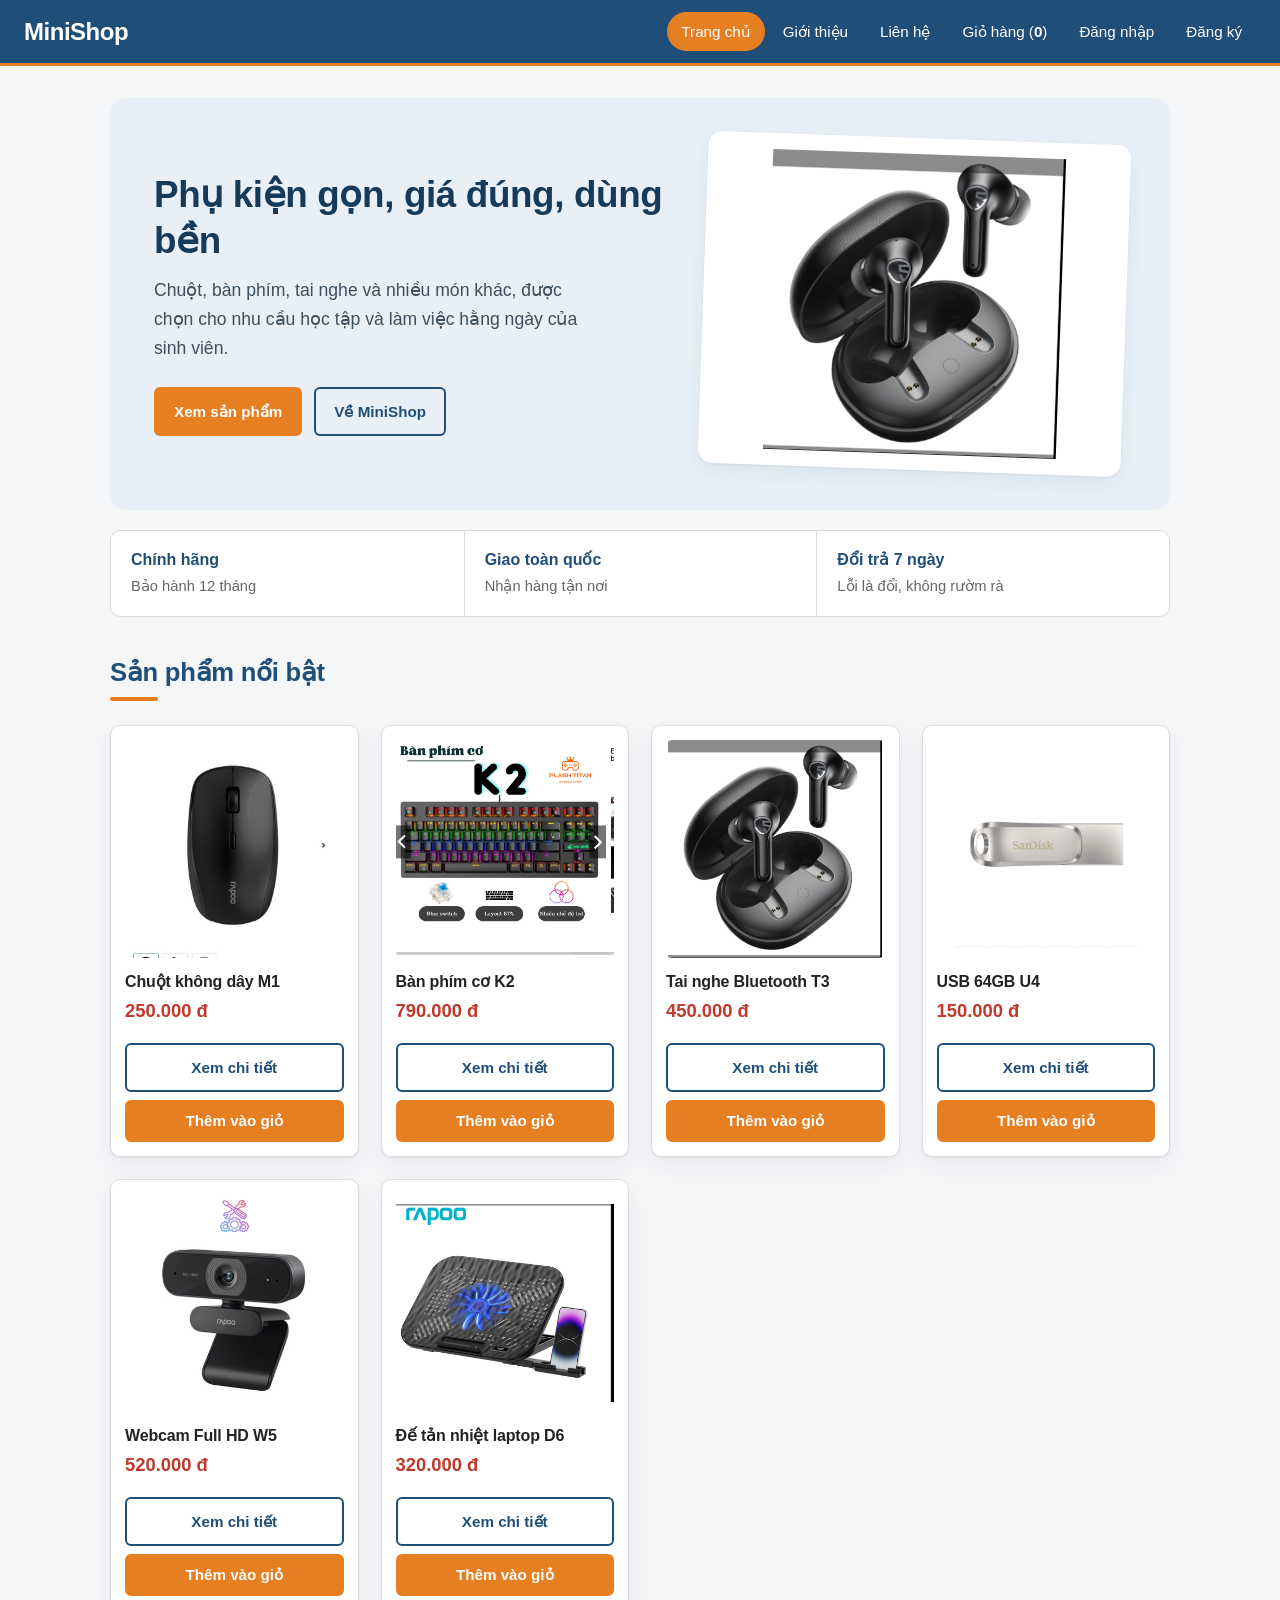
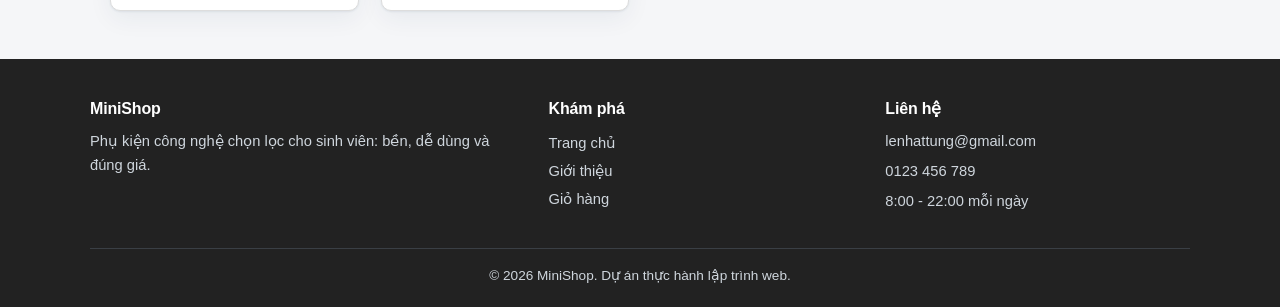
<file: index.html>
<!DOCTYPE html>
<html lang="vi">

<head>
    <meta charset="UTF-8">
    <meta name="viewport" content="width=device-width, initial-scale=1.0">
    <title>MiniShop - Phụ kiện công nghệ</title>
    <link rel="stylesheet" href="css/style.css">
    <link rel="icon" href="images/favicon.svg" type="image/svg+xml">
    <script src="js/main.js" defer></script>
</head>

<body>
    <!-- Buổi 02 - Trang chủ MiniShop (đã có CSS + JavaScript) -->

    <!-- ĐẦU TRANG -->
    <header class="site-header">
        <h1>MiniShop</h1>
        <nav class="main-nav">
            <a href="index.html" class="active">Trang chủ</a>
            <a href="about.html">Giới thiệu</a>
            <a href="contact.html">Liên hệ</a>
            <a href="cart.html">Giỏ hàng (<span id="cart-count">0</span>)</a>
            <a href="login.html">Đăng nhập</a>
            <a href="register.html">Đăng ký</a>
        </nav>
    </header>

    <!-- NỘI DUNG CHÍNH -->
    <main>
        <section class="hero">
            <div>
                <h2>Phụ kiện gọn, giá đúng, dùng bền</h2>
                <p>Chuột, bàn phím, tai nghe và nhiều món khác, được chọn cho nhu cầu học tập và làm việc hằng ngày của sinh viên.</p>
                <div class="hero-actions">
                    <a href="#san-pham" class="btn btn-accent">Xem sản phẩm</a>
                    <a href="about.html" class="btn btn-ghost">Về MiniShop</a>
                </div>
            </div>
            <div class="hero-image">
                <img src="images/sp03.png" alt="Tai nghe Bluetooth T3 trong hộp sạc">
            </div>
        </section>

        <ul class="perks">
            <li><strong>Chính hãng</strong><span>Bảo hành 12 tháng</span></li>
            <li><strong>Giao toàn quốc</strong><span>Nhận hàng tận nơi</span></li>
            <li><strong>Đổi trả 7 ngày</strong><span>Lỗi là đổi, không rườm rà</span></li>
        </ul>

        <section id="san-pham">
            <h2>Sản phẩm nổi bật</h2>

            <div class="product-list">
                <article class="product-card">
                    <img src="images/sp01.jpg" alt="Chuột không dây M1" width="200">
                    <h3>Chuột không dây M1</h3>
                    <p class="price">250.000 đ</p>
                    <a href="product.html" class="btn">Xem chi tiết</a>
                    <button type="button" class="btn btn-accent add-to-cart"
                        data-id="1">Thêm vào giỏ</button>
                </article>

                <article class="product-card">
                    <img src="images/sp02.png" alt="Bàn phím cơ K2" width="200">
                    <h3>Bàn phím cơ K2</h3>
                    <p class="price">790.000 đ</p>
                    <a href="product.html" class="btn">Xem chi tiết</a>
                    <button type="button" class="btn btn-accent add-to-cart"
                        data-id="2">Thêm vào giỏ</button>
                </article>

                <article class="product-card">
                    <img src="images/sp03.png" alt="Tai nghe Bluetooth T3" width="200">
                    <h3>Tai nghe Bluetooth T3</h3>
                    <p class="price">450.000 đ</p>
                    <a href="product.html" class="btn">Xem chi tiết</a>
                    <button type="button" class="btn btn-accent add-to-cart"
                        data-id="3">Thêm vào giỏ</button>
                </article>

                <article class="product-card">
                    <img src="images/sp04.png" alt="USB 64GB U4" width="200">
                    <h3>USB 64GB U4</h3>
                    <p class="price">150.000 đ</p>
                    <a href="product.html" class="btn">Xem chi tiết</a>
                    <button type="button" class="btn btn-accent add-to-cart"
                        data-id="4">Thêm vào giỏ</button>
                </article>

                <article class="product-card">
                    <img src="images/sp05.png" alt="Webcam Full HD W5" width="200">
                    <h3>Webcam Full HD W5</h3>
                    <p class="price">520.000 đ</p>
                    <a href="product.html" class="btn">Xem chi tiết</a>
                    <button type="button" class="btn btn-accent add-to-cart"
                        data-id="5">Thêm vào giỏ</button>
                </article>

                <article class="product-card">
                    <img src="images/sp06.png" alt="Đế tản nhiệt laptop D6" width="200">
                    <h3>Đế tản nhiệt laptop D6</h3>
                    <p class="price">320.000 đ</p>
                    <a href="product.html" class="btn">Xem chi tiết</a>
                    <button type="button" class="btn btn-accent add-to-cart"
                        data-id="6">Thêm vào giỏ</button>
                </article>
            </div>
        </section>
    </main>

    <!-- CHÂN TRANG -->
    <footer class="site-footer">
        <div class="footer-grid">
            <div>
                <h3>MiniShop</h3>
                <p>Phụ kiện công nghệ chọn lọc cho sinh viên: bền, dễ dùng và đúng giá.</p>
            </div>
            <div>
                <h3>Khám phá</h3>
                <a href="index.html">Trang chủ</a>
                <a href="about.html">Giới thiệu</a>
                <a href="cart.html">Giỏ hàng</a>
            </div>
            <div>
                <h3>Liên hệ</h3>
                <p>lenhattung@gmail.com</p>
                <p>0123 456 789</p>
                <p>8:00 - 22:00 mỗi ngày</p>
            </div>
        </div>
        <p class="copyright">&copy; 2026 MiniShop. Dự án thực hành lập trình web.</p>
    </footer>
</body>

</html>
</file>
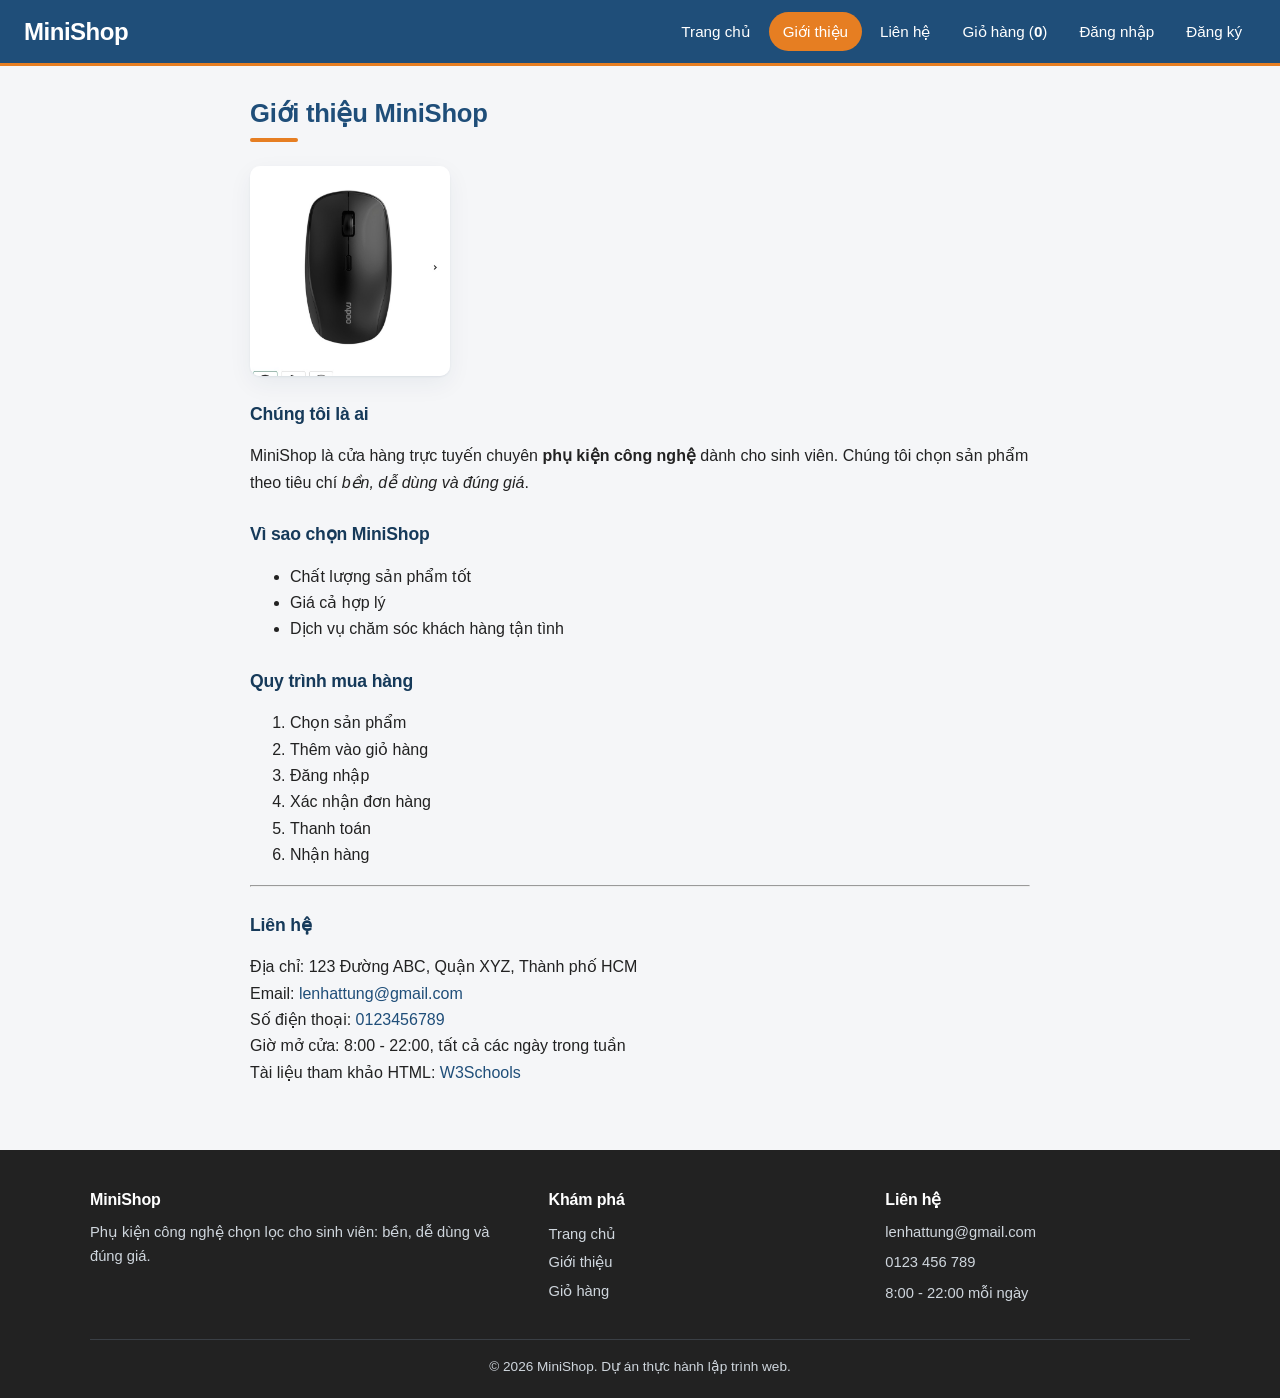
<file: about.html>
<!DOCTYPE html>
<html lang="vi">

<head>
    <meta charset="UTF-8">
    <meta name="viewport" content="width=device-width, initial-scale=1.0">
    <title>Giới thiệu - MiniShop</title>
    <link rel="stylesheet" href="css/style.css">
    <link rel="icon" href="images/favicon.svg" type="image/svg+xml">
    <script src="js/main.js" defer></script>
</head>

<body>
    <!-- Buổi 02 - Trang giới thiệu -->

    <header class="site-header">
        <h1>MiniShop</h1>
        <nav class="main-nav">
            <a href="index.html">Trang chủ</a>
            <a href="about.html" class="active">Giới thiệu</a>
            <a href="contact.html">Liên hệ</a>
            <a href="cart.html">Giỏ hàng (<span id="cart-count">0</span>)</a>
            <a href="login.html">Đăng nhập</a>
            <a href="register.html">Đăng ký</a>
        </nav>
    </header>

    <main class="page-about">
        <h2>Giới thiệu MiniShop</h2>

        <img src="images/sp01.jpg" alt="Chuột không dây M1" width="200">

        <h3>Chúng tôi là ai</h3>
        <p>
            MiniShop là cửa hàng trực tuyến chuyên <strong>phụ kiện công nghệ</strong>
            dành cho sinh viên. Chúng tôi chọn sản phẩm theo tiêu chí <em>bền, dễ dùng và đúng giá</em>.
        </p>

        <h3>Vì sao chọn MiniShop</h3>
        <ul> <!-- unordered list -->
            <li>Chất lượng sản phẩm tốt</li> <!-- li: list item -->
            <li>Giá cả hợp lý</li>
            <li>Dịch vụ chăm sóc khách hàng tận tình</li>
        </ul>

        <h3>Quy trình mua hàng</h3>
        <ol> <!-- ordered list -->
            <li>Chọn sản phẩm</li>
            <li>Thêm vào giỏ hàng</li>
            <li>Đăng nhập</li>
            <li>Xác nhận đơn hàng</li>
            <li>Thanh toán</li>
            <li>Nhận hàng</li>
        </ol>

        <hr>

        <h3>Liên hệ</h3>
        <p>
            Địa chỉ: 123 Đường ABC, Quận XYZ, Thành phố HCM <br>
            Email: <a href="mailto:lenhattung@gmail.com">lenhattung@gmail.com</a> <br>
            Số điện thoại: <a href="tel:0123456789">0123456789</a> <br>
            Giờ mở cửa: 8:00 - 22:00, tất cả các ngày trong tuần <br>
            Tài liệu tham khảo HTML:
            <a href="https://www.w3schools.com/html/" target="_blank">W3Schools</a>
        </p>
    </main>

    <footer class="site-footer">
        <div class="footer-grid">
            <div>
                <h3>MiniShop</h3>
                <p>Phụ kiện công nghệ chọn lọc cho sinh viên: bền, dễ dùng và đúng giá.</p>
            </div>
            <div>
                <h3>Khám phá</h3>
                <a href="index.html">Trang chủ</a>
                <a href="about.html">Giới thiệu</a>
                <a href="cart.html">Giỏ hàng</a>
            </div>
            <div>
                <h3>Liên hệ</h3>
                <p>lenhattung@gmail.com</p>
                <p>0123 456 789</p>
                <p>8:00 - 22:00 mỗi ngày</p>
            </div>
        </div>
        <p class="copyright">&copy; 2026 MiniShop. Dự án thực hành lập trình web.</p>
    </footer>
</body>

</html>
</file>
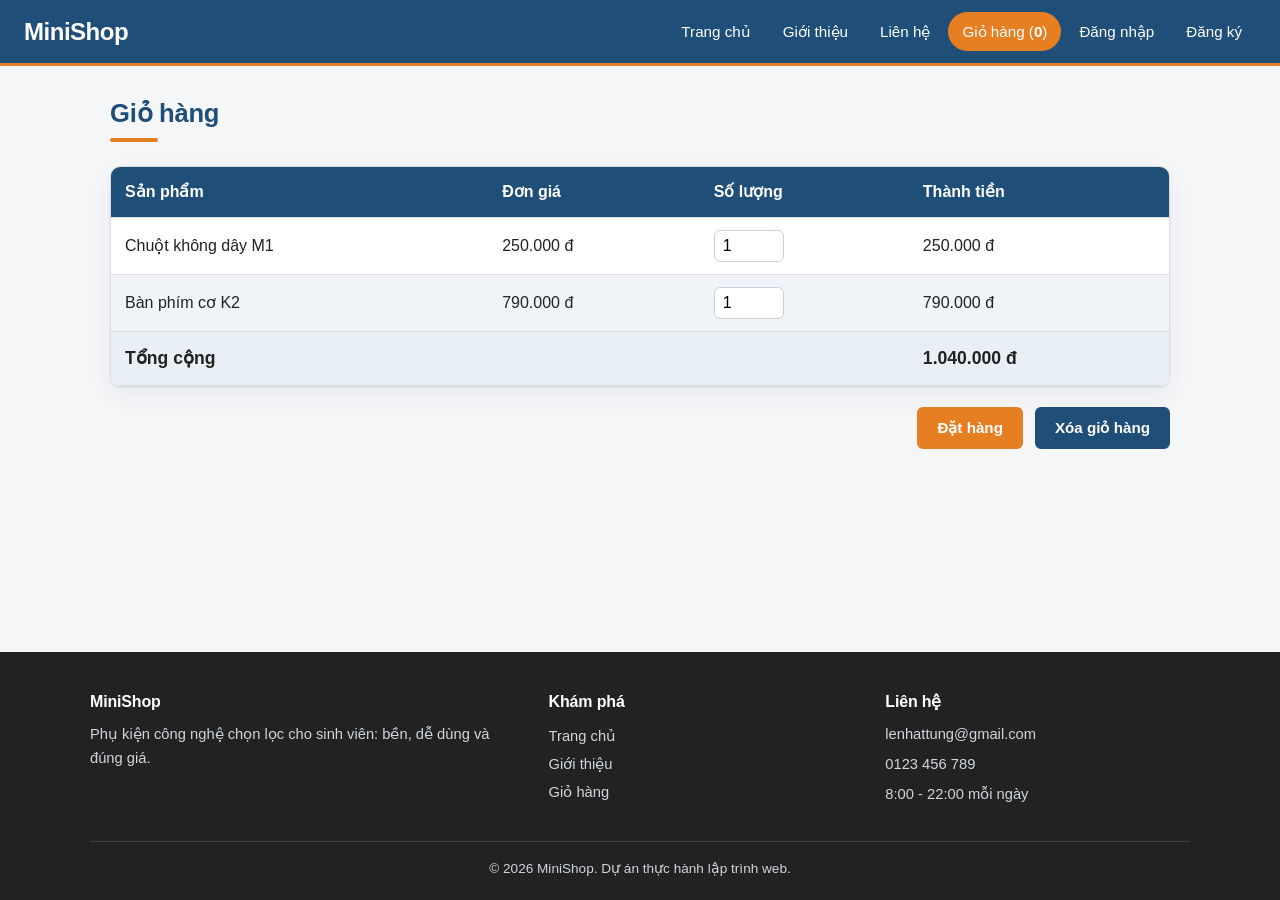
<file: cart.html>
<!DOCTYPE html>
<html lang="vi">

<head>
    <meta charset="UTF-8">
    <meta name="viewport" content="width=device-width, initial-scale=1.0">
    <title>Giỏ hàng - MiniShop</title>
    <link rel="stylesheet" href="css/style.css">
    <link rel="icon" href="images/favicon.svg" type="image/svg+xml">
    <script src="js/main.js" defer></script>
</head>

<body>
    <!-- Buổi 02 - Giỏ hàng: JavaScript tự tính thành tiền và tổng cộng -->

    <header class="site-header">
        <h1>MiniShop</h1>
        <nav class="main-nav">
            <a href="index.html">Trang chủ</a>
            <a href="about.html">Giới thiệu</a>
            <a href="contact.html">Liên hệ</a>
            <a href="cart.html" class="active">Giỏ hàng (<span id="cart-count">0</span>)</a>
            <a href="login.html">Đăng nhập</a>
            <a href="register.html">Đăng ký</a>
        </nav>
    </header>

    <main>
        <h2>Giỏ hàng</h2>

        <div class="table-wrap">
            <table class="cart-table">
                <thead>
                    <tr>
                        <th>Sản phẩm</th>
                        <th>Đơn giá</th>
                        <th>Số lượng</th>
                        <th>Thành tiền</th>
                    </tr>
                </thead>
                <tbody>
                    <!-- data-price: đơn giá dạng số cho JavaScript tính; cột "Đơn giá" chỉ để hiển thị -->
                    <tr data-price="250000">
                        <td>Chuột không dây M1</td>
                        <td>250.000 đ</td>
                        <td><input type="number" class="qty" min="1" value="1"
                                aria-label="Số lượng Chuột không dây M1"></td>
                        <td class="line-total"></td>
                    </tr>
                    <tr data-price="790000">
                        <td>Bàn phím cơ K2</td>
                        <td>790.000 đ</td>
                        <td><input type="number" class="qty" min="1" value="1"
                                aria-label="Số lượng Bàn phím cơ K2"></td>
                        <td class="line-total"></td>
                    </tr>
                </tbody>
                <tfoot>
                    <tr>
                        <td colspan="3">Tổng cộng</td>
                        <td id="cart-total"></td>
                    </tr>
                </tfoot>
            </table>
        </div>

        <p class="cart-actions">
            <button type="button" class="btn btn-accent">Đặt hàng</button>
            <button type="button" class="btn" id="clear-cart">Xóa giỏ hàng</button>
        </p>
    </main>

    <footer class="site-footer">
        <div class="footer-grid">
            <div>
                <h3>MiniShop</h3>
                <p>Phụ kiện công nghệ chọn lọc cho sinh viên: bền, dễ dùng và đúng giá.</p>
            </div>
            <div>
                <h3>Khám phá</h3>
                <a href="index.html">Trang chủ</a>
                <a href="about.html">Giới thiệu</a>
                <a href="cart.html">Giỏ hàng</a>
            </div>
            <div>
                <h3>Liên hệ</h3>
                <p>lenhattung@gmail.com</p>
                <p>0123 456 789</p>
                <p>8:00 - 22:00 mỗi ngày</p>
            </div>
        </div>
        <p class="copyright">&copy; 2026 MiniShop. Dự án thực hành lập trình web.</p>
    </footer>
</body>

</html>
</file>
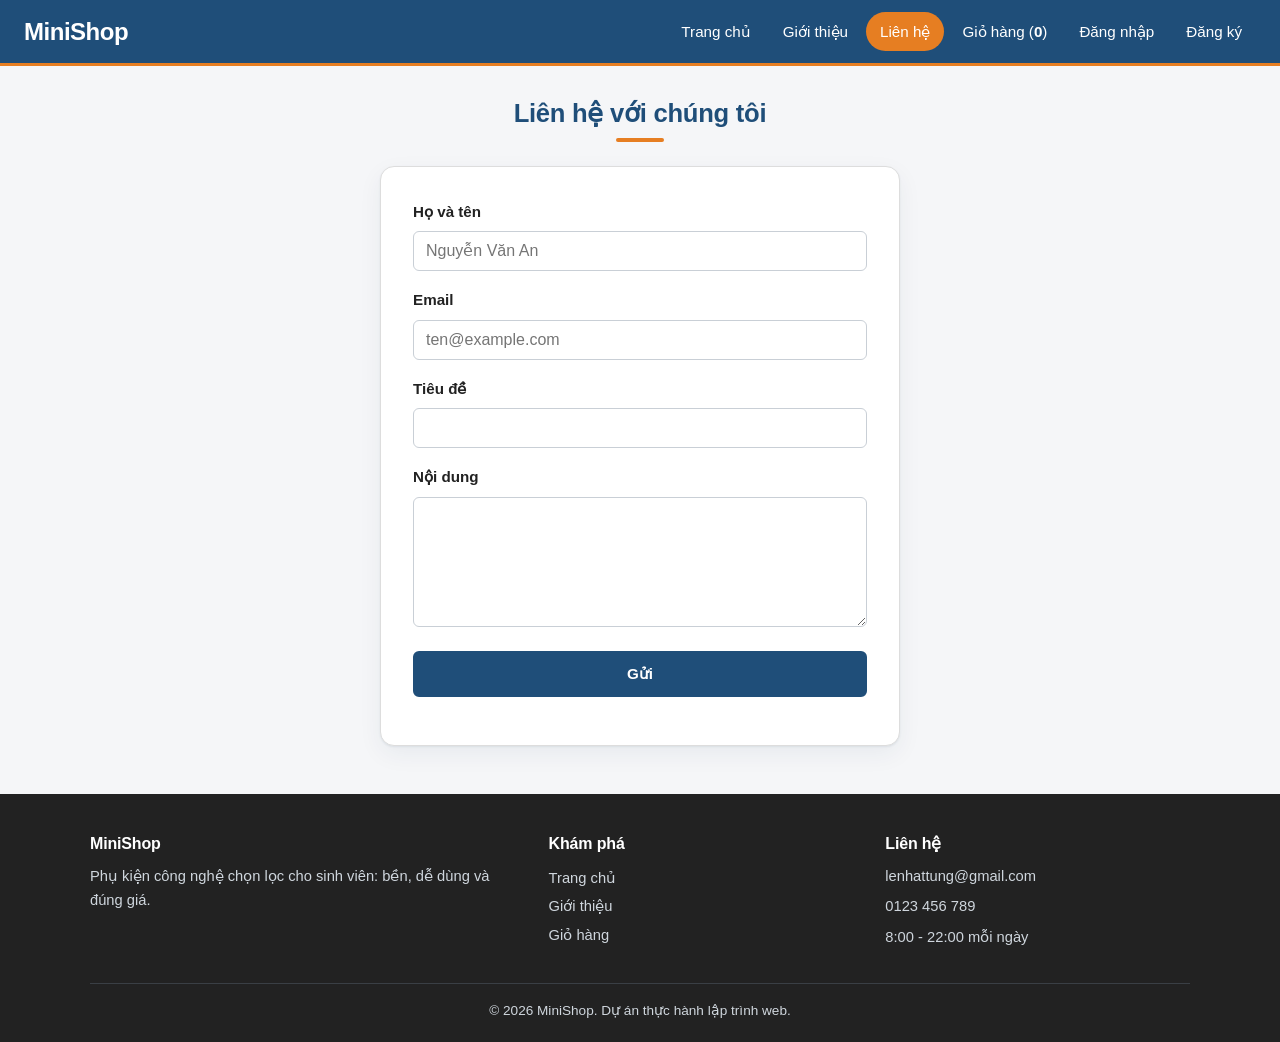
<file: contact.html>
<!DOCTYPE html>
<html lang="vi">

<head>
    <meta charset="UTF-8">
    <meta name="viewport" content="width=device-width, initial-scale=1.0">
    <title>Liên hệ - MiniShop</title>
    <link rel="stylesheet" href="css/style.css">
    <link rel="icon" href="images/favicon.svg" type="image/svg+xml">
    <script src="js/main.js" defer></script>
</head>

<body>
    <!-- Buổi 02 - Liên hệ: JavaScript kiểm tra độ dài nội dung -->

    <header class="site-header">
        <h1>MiniShop</h1>
        <nav class="main-nav">
            <a href="index.html">Trang chủ</a>
            <a href="about.html">Giới thiệu</a>
            <a href="contact.html" class="active">Liên hệ</a>
            <a href="cart.html">Giỏ hàng (<span id="cart-count">0</span>)</a>
            <a href="login.html">Đăng nhập</a>
            <a href="register.html">Đăng ký</a>
        </nav>
    </header>

    <main>
        <h2>Liên hệ với chúng tôi</h2>

        <form action="contact.html" method="get" class="form" id="contact-form">
            <p>
                <label for="fullname">Họ và tên</label><br>
                <input type="text" id="fullname" name="fullname"
                    required minlength="2" maxlength="100" placeholder="Nguyễn Văn An">
            </p>
            <p>
                <label for="email">Email</label><br>
                <input type="email" id="email" name="email"
                    required placeholder="ten@example.com">
            </p>
            <p>
                <label for="subject">Tiêu đề</label><br>
                <input type="text" id="subject" name="subject"
                    required maxlength="150">
            </p>
            <p>
                <label for="message">Nội dung</label><br>
                <textarea id="message" name="message" rows="6" cols="50" required></textarea>
                <span class="error" id="message-error"></span>
            </p>
            <p>
                <button type="submit" class="btn">Gửi</button>
            </p>
        </form>
    </main>

    <footer class="site-footer">
        <div class="footer-grid">
            <div>
                <h3>MiniShop</h3>
                <p>Phụ kiện công nghệ chọn lọc cho sinh viên: bền, dễ dùng và đúng giá.</p>
            </div>
            <div>
                <h3>Khám phá</h3>
                <a href="index.html">Trang chủ</a>
                <a href="about.html">Giới thiệu</a>
                <a href="cart.html">Giỏ hàng</a>
            </div>
            <div>
                <h3>Liên hệ</h3>
                <p>lenhattung@gmail.com</p>
                <p>0123 456 789</p>
                <p>8:00 - 22:00 mỗi ngày</p>
            </div>
        </div>
        <p class="copyright">&copy; 2026 MiniShop. Dự án thực hành lập trình web.</p>
    </footer>
</body>

</html>
</file>
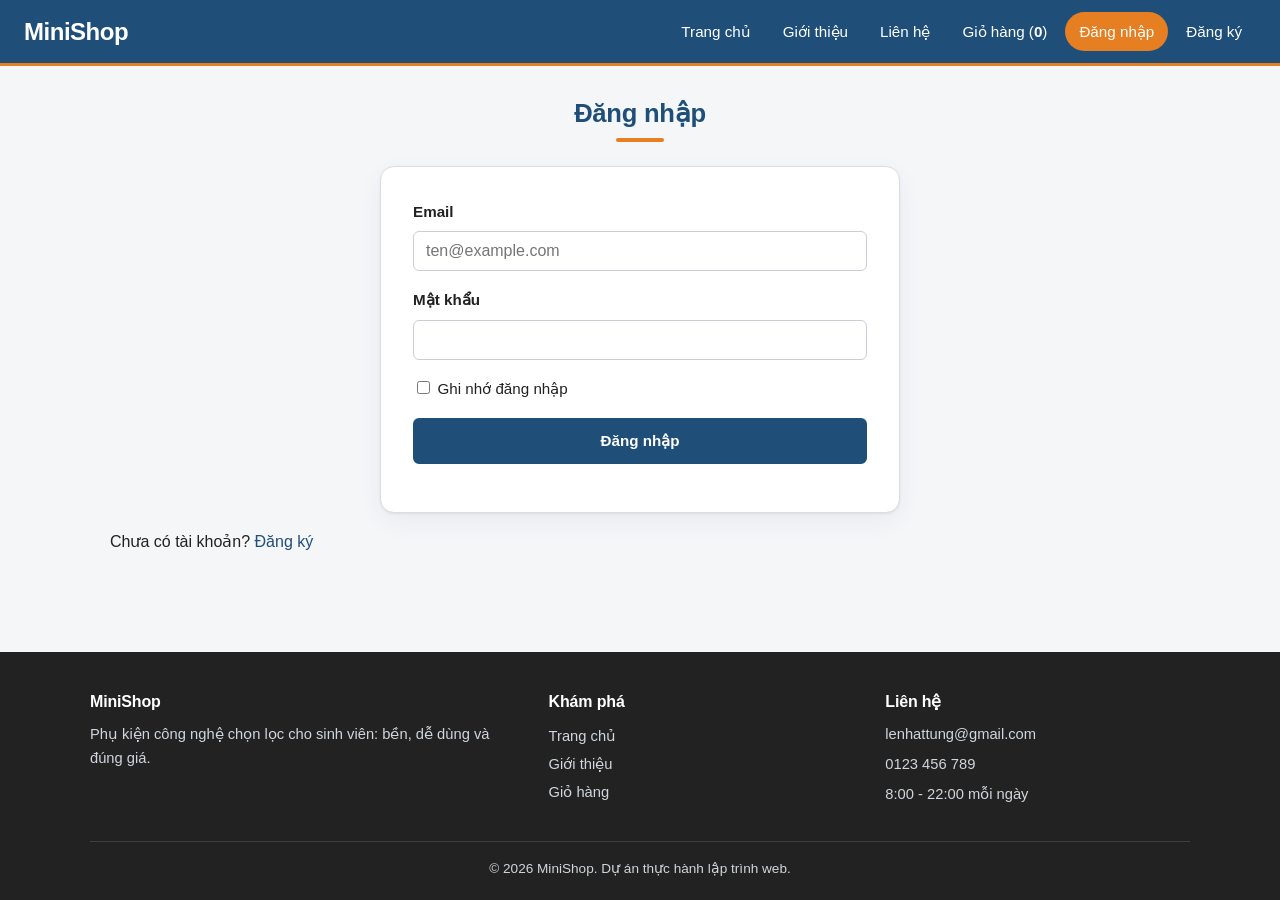
<file: login.html>
<!DOCTYPE html>
<html lang="vi">

<head>
    <meta charset="UTF-8">
    <meta name="viewport" content="width=device-width, initial-scale=1.0">
    <title>Đăng nhập - MiniShop</title>
    <link rel="stylesheet" href="css/style.css">
    <link rel="icon" href="images/favicon.svg" type="image/svg+xml">
    <script src="js/main.js" defer></script>
</head>

<body>
    <!-- Buổi 02 - Đăng nhập -->

    <header class="site-header">
        <h1>MiniShop</h1>
        <nav class="main-nav">
            <a href="index.html">Trang chủ</a>
            <a href="about.html">Giới thiệu</a>
            <a href="contact.html">Liên hệ</a>
            <a href="cart.html">Giỏ hàng (<span id="cart-count">0</span>)</a>
            <a href="login.html" class="active">Đăng nhập</a>
            <a href="register.html">Đăng ký</a>
        </nav>
    </header>

    <main>
        <h2>Đăng nhập</h2>

        <form action="login.html" method="get" class="form">
            <p>
                <label for="email">Email</label><br>
                <input type="email" id="email" name="email"
                    required placeholder="ten@example.com">
            </p>
            <p>
                <label for="password">Mật khẩu</label><br>
                <input type="password" id="password" name="password"
                    required minlength="6">
            </p>
            <p>
                <input type="checkbox" id="remember" name="remember" value="yes">
                <label for="remember">Ghi nhớ đăng nhập</label>
            </p>
            <p>
                <button type="submit" class="btn">Đăng nhập</button>
            </p>
        </form>

        <p>Chưa có tài khoản? <a href="register.html">Đăng ký</a></p>
    </main>

    <footer class="site-footer">
        <div class="footer-grid">
            <div>
                <h3>MiniShop</h3>
                <p>Phụ kiện công nghệ chọn lọc cho sinh viên: bền, dễ dùng và đúng giá.</p>
            </div>
            <div>
                <h3>Khám phá</h3>
                <a href="index.html">Trang chủ</a>
                <a href="about.html">Giới thiệu</a>
                <a href="cart.html">Giỏ hàng</a>
            </div>
            <div>
                <h3>Liên hệ</h3>
                <p>lenhattung@gmail.com</p>
                <p>0123 456 789</p>
                <p>8:00 - 22:00 mỗi ngày</p>
            </div>
        </div>
        <p class="copyright">&copy; 2026 MiniShop. Dự án thực hành lập trình web.</p>
    </footer>
</body>

</html>
</file>
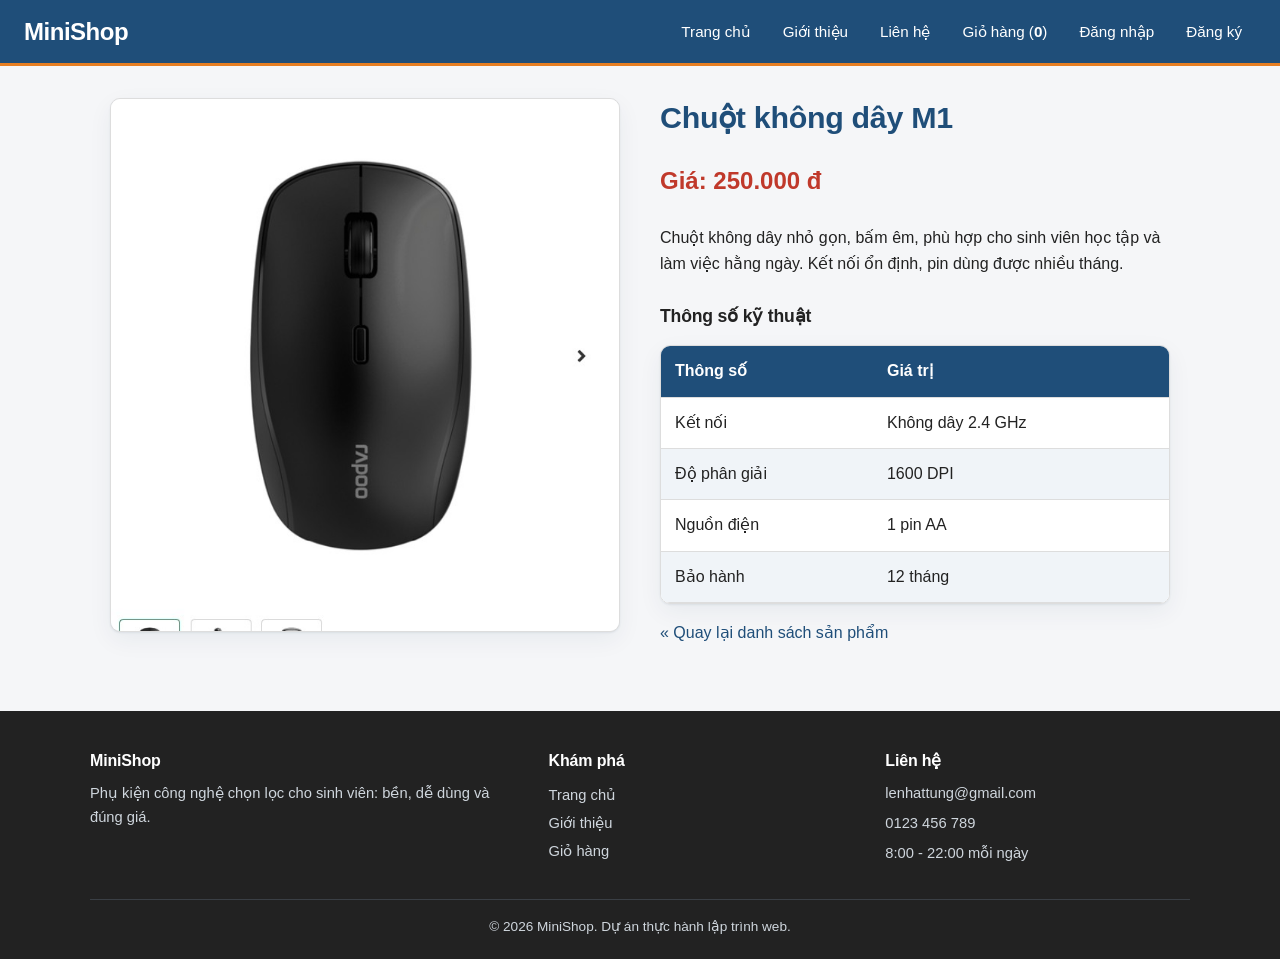
<file: product.html>
<!DOCTYPE html>
<html lang="vi">

<head>
    <meta charset="UTF-8">
    <meta name="viewport" content="width=device-width, initial-scale=1.0">
    <title>Chuột không dây M1 - MiniShop</title>
    <link rel="stylesheet" href="css/style.css">
    <link rel="icon" href="images/favicon.svg" type="image/svg+xml">
    <script src="js/main.js" defer></script>
</head>

<body>
    <!-- Buổi 02 - Chi tiết sản phẩm: bố cục hai cột -->

    <header class="site-header">
        <h1>MiniShop</h1>
        <nav class="main-nav">
            <a href="index.html">Trang chủ</a>
            <a href="about.html">Giới thiệu</a>
            <a href="contact.html">Liên hệ</a>
            <a href="cart.html">Giỏ hàng (<span id="cart-count">0</span>)</a>
            <a href="login.html">Đăng nhập</a>
            <a href="register.html">Đăng ký</a>
        </nav>
    </header>

    <main>
        <article class="product-detail">
            <div class="product-image">
                <img src="images/sp01.jpg" alt="Chuột không dây M1" width="400">
            </div>

            <div class="product-info">
                <h2>Chuột không dây M1</h2>
                <p class="price">Giá: <strong>250.000 đ</strong></p>
                <p>
                    Chuột không dây nhỏ gọn, bấm êm, phù hợp cho sinh viên học tập
                    và làm việc hằng ngày. Kết nối ổn định, pin dùng được nhiều tháng.
                </p>

                <h3>Thông số kỹ thuật</h3>
                <div class="table-wrap">
                    <table class="spec-table">
                        <thead>
                            <tr>
                                <th>Thông số</th>
                                <th>Giá trị</th>
                            </tr>
                        </thead>
                        <tbody>
                            <tr>
                                <td>Kết nối</td>
                                <td>Không dây 2.4 GHz</td>
                            </tr>
                            <tr>
                                <td>Độ phân giải</td>
                                <td>1600 DPI</td>
                            </tr>
                            <tr>
                                <td>Nguồn điện</td>
                                <td>1 pin AA</td>
                            </tr>
                            <tr>
                                <td>Bảo hành</td>
                                <td>12 tháng</td>
                            </tr>
                        </tbody>
                    </table>
                </div>

                <p><a href="index.html">&laquo; Quay lại danh sách sản phẩm</a></p>
            </div>
        </article>
    </main>

    <footer class="site-footer">
        <div class="footer-grid">
            <div>
                <h3>MiniShop</h3>
                <p>Phụ kiện công nghệ chọn lọc cho sinh viên: bền, dễ dùng và đúng giá.</p>
            </div>
            <div>
                <h3>Khám phá</h3>
                <a href="index.html">Trang chủ</a>
                <a href="about.html">Giới thiệu</a>
                <a href="cart.html">Giỏ hàng</a>
            </div>
            <div>
                <h3>Liên hệ</h3>
                <p>lenhattung@gmail.com</p>
                <p>0123 456 789</p>
                <p>8:00 - 22:00 mỗi ngày</p>
            </div>
        </div>
        <p class="copyright">&copy; 2026 MiniShop. Dự án thực hành lập trình web.</p>
    </footer>
</body>

</html>
</file>
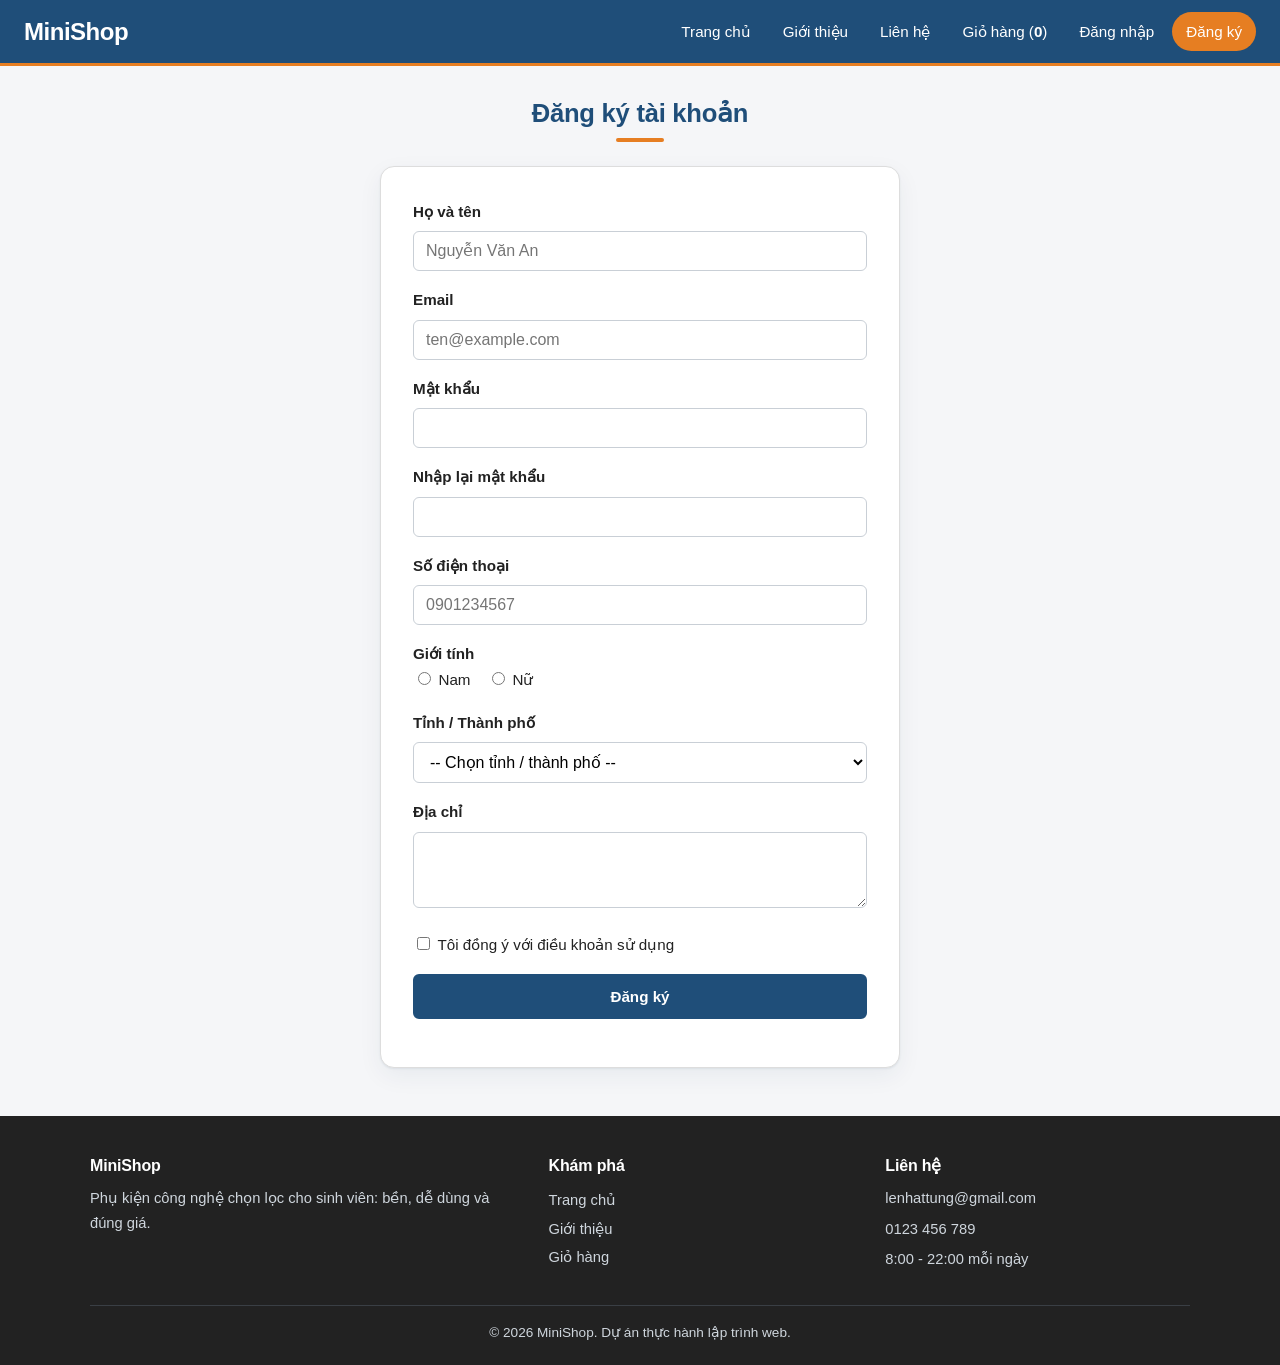
<file: register.html>
<!DOCTYPE html>
<html lang="vi">

<head>
    <meta charset="UTF-8">
    <meta name="viewport" content="width=device-width, initial-scale=1.0">
    <title>Đăng ký - MiniShop</title>
    <link rel="stylesheet" href="css/style.css">
    <link rel="icon" href="images/favicon.svg" type="image/svg+xml">
    <script src="js/main.js" defer></script>
</head>

<body>
    <!-- Buổi 02 - Form đăng ký: JavaScript kiểm tra hai mật khẩu khớp nhau -->

    <header class="site-header">
        <h1>MiniShop</h1>
        <nav class="main-nav">
            <a href="index.html">Trang chủ</a>
            <a href="about.html">Giới thiệu</a>
            <a href="contact.html">Liên hệ</a>
            <a href="cart.html">Giỏ hàng (<span id="cart-count">0</span>)</a>
            <a href="login.html">Đăng nhập</a>
            <a href="register.html" class="active">Đăng ký</a>
        </nav>
    </header>

    <main>
        <h2>Đăng ký tài khoản</h2>

        <!-- Buổi 1 dùng method="get" để quan sát dữ liệu trên URL.
             Buổi 4 sẽ đổi thành method="post" khi đã có PHP nhận dữ liệu. -->
        <form action="register.html" method="get" class="form" id="register-form">
            <p>
                <label for="fullname">Họ và tên</label><br>
                <input type="text" id="fullname" name="fullname"
                    required minlength="2" maxlength="100" placeholder="Nguyễn Văn An">
            </p>
            <p>
                <label for="email">Email</label><br>
                <input type="email" id="email" name="email"
                    required placeholder="ten@example.com">
            </p>
            <p>
                <label for="password">Mật khẩu</label><br>
                <input type="password" id="password" name="password"
                    required minlength="6">
            </p>
            <p>
                <label for="password2">Nhập lại mật khẩu</label><br>
                <input type="password" id="password2" name="password2"
                    required minlength="6">
                <span class="error" id="password-error"></span>
            </p>
            <p>
                <label for="phone">Số điện thoại</label><br>
                <input type="tel" id="phone" name="phone"
                    pattern="0[0-9]{9}" title="Số điện thoại gồm 10 chữ số, bắt đầu bằng 0"
                    placeholder="0901234567">
            </p>
            <p>
                <span class="field-label">Giới tính</span><br>
                <input type="radio" id="male" name="gender" value="male">
                <label for="male">Nam</label>
                <input type="radio" id="female" name="gender" value="female">
                <label for="female">Nữ</label>
            </p>
            <p>
                <label for="province">Tỉnh / Thành phố</label><br>
                <select id="province" name="province">
                    <option value="">-- Chọn tỉnh / thành phố --</option>
                    <option value="hanoi">Hà Nội</option>
                    <option value="hcm">TP. Hồ Chí Minh</option>
                    <option value="danang">Đà Nẵng</option>
                    <option value="dongnai">Đồng Nai</option>
                    <option value="cantho">Cần Thơ</option>
                </select>
            </p>
            <p>
                <label for="address">Địa chỉ</label><br>
                <textarea id="address" name="address" rows="3" cols="40"></textarea>
            </p>
            <p>
                <input type="checkbox" id="agree" name="agree" value="yes">
                <label for="agree">Tôi đồng ý với điều khoản sử dụng</label>
            </p>
            <p>
                <button type="submit" class="btn">Đăng ký</button>
            </p>
        </form>
    </main>

    <footer class="site-footer">
        <div class="footer-grid">
            <div>
                <h3>MiniShop</h3>
                <p>Phụ kiện công nghệ chọn lọc cho sinh viên: bền, dễ dùng và đúng giá.</p>
            </div>
            <div>
                <h3>Khám phá</h3>
                <a href="index.html">Trang chủ</a>
                <a href="about.html">Giới thiệu</a>
                <a href="cart.html">Giỏ hàng</a>
            </div>
            <div>
                <h3>Liên hệ</h3>
                <p>lenhattung@gmail.com</p>
                <p>0123 456 789</p>
                <p>8:00 - 22:00 mỗi ngày</p>
            </div>
        </div>
        <p class="copyright">&copy; 2026 MiniShop. Dự án thực hành lập trình web.</p>
    </footer>
</body>

</html>
</file>
<file: css/style.css>
/* ==========================================================
   MiniShop - style.css (Buổi 2, bản giao diện tinh chỉnh)
   Mục lục: 1 Thiết lập chung | 2 Chữ, liên kết, hình ảnh
   3 Khung nội dung | 4 Đầu trang, điều hướng | 5 Trang chủ: hero, ưu điểm, lưới sản phẩm
   6 Nút bấm | 7 Chi tiết sản phẩm | 8 Chân trang | 9 Form | 10 Bảng | 11 Responsive
   ========================================================== */

/* ===== 1. Thiết lập chung ===== */
:root {
  --primary: #1f4e79;
  --primary-dark: #163a5a;
  --primary-soft: #e8eff6;
  --accent: #e67e22;
  --accent-dark: #cf6d17;
  --text: #222222;
  --muted: #666666;
  --border: #dddddd;
  --bg: #f5f6f8;
  --white: #ffffff;
  --danger: #c0392b;
  --radius: 10px;
  --shadow: 0 1px 2px rgba(22, 58, 90, 0.08), 0 8px 24px rgba(22, 58, 90, 0.06);
}

* { box-sizing: border-box; }

body {
  margin: 0;
  font-family: Arial, Helvetica, sans-serif;
  font-size: 1rem;
  line-height: 1.65;
  color: var(--text);
  background-color: var(--bg);
}

/* ===== 2. Chữ, liên kết, hình ảnh ===== */
h1, h2, h3 { line-height: 1.25; letter-spacing: -0.01em; }
h2 { color: var(--primary); font-size: 1.6rem; }
h3 { font-size: 1.1rem; }
a { color: var(--primary); text-decoration: none; }
a:hover { text-decoration: underline; }
img { max-width: 100%; height: auto; }
.price { color: var(--danger); font-weight: bold; }

:focus-visible { outline: 3px solid var(--accent); outline-offset: 2px; }

/* ===== 3. Khung nội dung chính ===== */
main { max-width: 1100px; margin: 0 auto; padding: 32px 20px 48px; }

/* Tiêu đề trang: có gạch cam ngắn bên dưới */
main > h2,
main section > h2 { margin: 0 0 24px; }
main > h2::after,
main section > h2::after {
  content: "";
  display: block;
  width: 48px;
  height: 4px;
  margin-top: 8px;
  border-radius: 2px;
  background-color: var(--accent);
}

/* Trang có form: tiêu đề và form cùng căn giữa cho cân đối */
main:has(.form) > h2 { text-align: center; }
main:has(.form) > h2::after { margin-left: auto; margin-right: auto; }

/* Trang giới thiệu: dòng chữ không quá dài */
.page-about { max-width: 820px; }
.page-about img { display: block; border-radius: var(--radius); box-shadow: var(--shadow); margin-bottom: 24px; }
.page-about h3 { margin-top: 28px; color: var(--primary-dark); }

/* ===== 4. Đầu trang và thanh điều hướng ===== */
.site-header {
  position: sticky;
  top: 0;
  z-index: 10;
  display: flex;
  justify-content: space-between;
  align-items: center;
  flex-wrap: wrap;
  gap: 10px;
  padding: 12px 24px;
  background-color: var(--primary);
  color: var(--white);
  border-bottom: 3px solid var(--accent);
}
.site-header h1 { margin: 0; font-size: 1.5rem; letter-spacing: -0.02em; }
.main-nav { display: flex; flex-wrap: wrap; gap: 4px; }
.main-nav a { padding: 7px 14px; border-radius: 999px; color: var(--white); font-size: 0.95rem; }
.main-nav a:hover { background-color: var(--primary-dark); text-decoration: none; }
.main-nav a.active { background-color: var(--accent); }
#cart-count { font-weight: bold; }

/* ===== 5. Trang chủ: hero, ưu điểm, lưới sản phẩm ===== */
.hero {
  display: grid;
  grid-template-columns: 1.1fr 0.9fr;
  align-items: center;
  gap: 32px;
  padding: 40px 44px;
  margin-bottom: 20px;
  border-radius: 16px;
  background-color: var(--primary-soft);
}
.hero h2 { margin: 0 0 12px; font-size: 2.3rem; color: var(--primary-dark); }
.hero h2::after { display: none; }
.hero p { margin: 0 0 24px; max-width: 46ch; color: #3d4f60; font-size: 1.1rem; }
.hero-actions { display: flex; flex-wrap: wrap; gap: 12px; }
.hero-image {
  padding: 16px;
  border-radius: 14px;
  background-color: var(--white);
  box-shadow: var(--shadow);
  transform: rotate(2deg);
}
.hero-image img { display: block; width: 100%; max-height: 300px; object-fit: contain; }

/* Dải ưu điểm: một khối, ngăn cách bằng đường kẻ đứng */
.perks {
  display: grid;
  grid-template-columns: repeat(3, 1fr);
  margin: 0 0 40px;
  padding: 0;
  list-style: none;
  border: 1px solid var(--border);
  border-radius: var(--radius);
  background-color: var(--white);
}
.perks li { padding: 16px 20px; }
.perks li + li { border-left: 1px solid var(--border); }
.perks strong { display: block; color: var(--primary); }
.perks span { color: var(--muted); font-size: 0.92rem; }

.product-list { display: grid; grid-template-columns: repeat(4, 1fr); gap: 22px; }

.product-card {
  display: flex;
  flex-direction: column;
  padding: 14px;
  border: 1px solid var(--border);
  border-radius: var(--radius);
  background-color: var(--white);
  box-shadow: var(--shadow);
  text-align: left;
  transition: transform 0.15s ease, border-color 0.15s ease;
}
.product-card:hover { transform: translateY(-3px); border-color: var(--primary); }
.product-card img {
  width: 100%;
  aspect-ratio: 1 / 1;
  object-fit: contain;
  border-radius: 6px;
  background-color: var(--white);
}
.product-card h3 { margin: 14px 0 4px; font-size: 1rem; }
.product-card .price { margin: 0 0 16px; font-size: 1.15rem; }
.product-card .btn { margin-top: 8px; text-align: center; }
.product-card .price + .btn { margin-top: auto; }

/* ===== 6. Nút bấm ===== */
.btn {
  display: inline-block;
  padding: 10px 18px;
  border: 2px solid var(--primary);
  border-radius: 6px;
  background-color: var(--primary);
  color: var(--white);
  font-size: 0.95rem;
  font-weight: bold;
  font-family: inherit;
  cursor: pointer;
  transition: background-color 0.15s ease, color 0.15s ease;
}
.btn:hover { background-color: var(--primary-dark); border-color: var(--primary-dark); text-decoration: none; }
.btn-accent { background-color: var(--accent); border-color: var(--accent); }
.btn-accent:hover { background-color: var(--accent-dark); border-color: var(--accent-dark); }
/* Nút phụ: viền xanh, nền trắng (Xem chi tiết, Về MiniShop) */
.btn-ghost,
.product-card a.btn:not(.btn-accent) { background-color: transparent; color: var(--primary); }
.btn-ghost:hover,
.product-card a.btn:not(.btn-accent):hover { background-color: var(--primary); color: var(--white); }

/* ===== 7. Trang chi tiết sản phẩm ===== */
.product-detail { display: grid; grid-template-columns: 1fr 1fr; gap: 40px; align-items: start; }
.product-image img {
  width: 100%;
  border: 1px solid var(--border);
  border-radius: var(--radius);
  background-color: var(--white);
  box-shadow: var(--shadow);
}
.product-info h2 { margin-top: 0; font-size: 1.9rem; }
.product-info h2::after { display: none; }
.product-info .price { font-size: 1.5rem; }
.product-info h3 { margin-top: 28px; }

/* ===== 8. Chân trang và bố cục dính đáy ===== */
body { display: flex; flex-direction: column; min-height: 100vh; }
main { flex: 1; width: 100%; }

.site-footer { padding: 40px 24px 20px; background-color: var(--text); color: #cfd6dd; }
.footer-grid {
  display: grid;
  grid-template-columns: 1.4fr 1fr 1fr;
  gap: 32px;
  max-width: 1100px;
  margin: 0 auto 28px;
}
.site-footer h3 { margin: 0 0 10px; color: var(--white); font-size: 1rem; }
.site-footer p { margin: 0 0 6px; font-size: 0.92rem; }
.site-footer a { display: block; padding: 2px 0; color: #cfd6dd; font-size: 0.92rem; }
.site-footer a:hover { color: var(--white); }
.site-footer .copyright {
  max-width: 1100px;
  margin: 0 auto;
  padding-top: 16px;
  border-top: 1px solid #3a3f45;
  font-size: 0.85rem;
  text-align: center;
}

/* ===== 9. Form ===== */
.form {
  max-width: 520px;
  margin: 0 auto;
  padding: 32px;
  border: 1px solid var(--border);
  border-radius: 14px;
  background-color: var(--white);
  box-shadow: var(--shadow);
}
.form p { margin: 0 0 16px; }
.form label,
.field-label { font-weight: bold; font-size: 0.95rem; }
.form input[type="text"],
.form input[type="email"],
.form input[type="password"],
.form input[type="tel"],
.form select,
.form textarea {
  width: 100%;
  margin-top: 6px;
  padding: 10px 12px;
  border: 1px solid #c9cfd6;
  border-radius: 6px;
  font-size: 1rem;
  font-family: inherit;
  background-color: var(--white);
}
.form input[type="radio"] + label,
.form input[type="checkbox"] + label { font-weight: normal; margin-right: 12px; }
.form input:focus,
.form select:focus,
.form textarea:focus {
  outline: none;
  border-color: var(--primary);
  box-shadow: 0 0 0 3px rgba(31, 78, 121, 0.2);
}
.form .btn { width: 100%; padding: 12px; }
.error { display: block; margin-top: 4px; color: var(--danger); font-size: 0.9rem; }

/* ===== 10. Bảng ===== */
table { width: 100%; border-collapse: collapse; background-color: var(--white); }
th, td { padding: 12px 14px; border-bottom: 1px solid var(--border); text-align: left; }
th { background-color: var(--primary); color: var(--white); }
tbody tr:nth-child(even) { background-color: #f0f4f8; }
.table-wrap { overflow-x: auto; border: 1px solid var(--border); border-radius: var(--radius); box-shadow: var(--shadow); }
.cart-table input[type="number"] {
  width: 70px;
  padding: 6px 8px;
  border: 1px solid #c9cfd6;
  border-radius: 6px;
  font-size: 1rem;
  font-family: inherit;
}
.cart-table tfoot td { font-size: 1.1rem; font-weight: bold; background-color: var(--primary-soft); }
.cart-table + * { margin: 0; }
.cart-actions { display: flex; justify-content: flex-end; gap: 12px; margin-top: 20px; }

/* ===== 11. Giao diện đáp ứng (responsive) ===== */
@media (min-width: 901px) and (max-width: 1100px) {
  .product-list { grid-template-columns: repeat(3, 1fr); }
}
@media (max-width: 900px) {
  .product-list { grid-template-columns: repeat(2, 1fr); }
  .product-detail { grid-template-columns: 1fr; }
  .hero { grid-template-columns: 1fr; padding: 28px; }
  .hero-image { max-width: 320px; }
  .footer-grid { grid-template-columns: 1fr 1fr; }
}
@media (max-width: 500px) {
  .product-list { grid-template-columns: 1fr; }
  .site-header { flex-direction: column; align-items: flex-start; }
  .hero h2 { font-size: 1.8rem; }
  .perks { grid-template-columns: 1fr; }
  .perks li + li { border-left: none; border-top: 1px solid var(--border); }
  .footer-grid { grid-template-columns: 1fr; }
  .form { padding: 20px; }
  .cart-actions { justify-content: stretch; flex-direction: column; }
}
@media (prefers-reduced-motion: reduce) {
  * { transition: none !important; }
  .hero-image { transform: none; }
}
</file>
